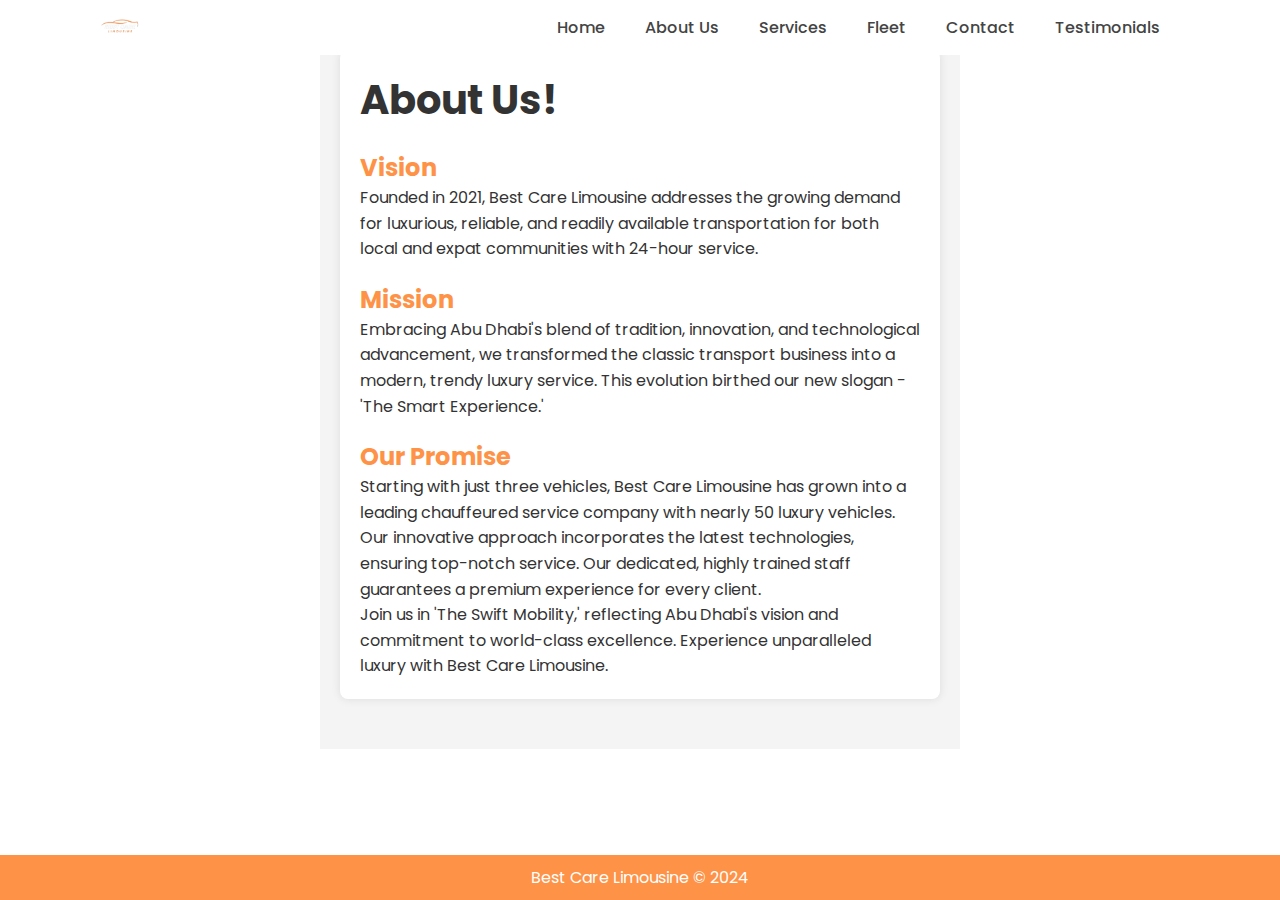
<file: aboutus.html>
<!DOCTYPE html>
<html lang="en">
<head>
  <meta charset="UTF-8">
  <meta name="viewport" content="width=device-width, initial-scale=1.0">
  <title>Best Care Limousine</title>

  <!--Link to External CSS File-->
  <link rel="stylesheet" href="style1.css">
  <!-- Online Library to add Icons-->
    <link rel="stylesheet"
    href="https://cdn.jsdelivr.net/npm/boxicons@latest/css/boxicons.min.css">
</head>
<body>
  <!--Header Structuring-->
  <header>
    <!--Addding a Logo-->
    <a href="index.html" class="logo"><img src="logo.png" alt="Best Care Limousine logo"></a>

    <!--Navigation Bar-->
    <div class="bx bx-menu" id="menu-icon"></div>
    
    <ul class="navbar">
      <li><a href="index.html">Home</a></li>
      <li><a href="aboutus.html" class="active">About Us</a></li>
      <li><a href="services.html">Services</a></li>
      <li><a href="fleet.html" >Fleet</a></li>
      <li><a href="contact.html">Contact</a></li>
      <li><a href="testimonial.html">Testimonials</a></li>
    </ul>

    
  </header>

  <section class="content" id="content">
    <div class="container">
        <h1>About Us!</h1>
        <h3> Vision</h3>
        <p>Founded in 2021, Best Care Limousine addresses the growing demand for luxurious, reliable, and readily available transportation for both local and expat communities with 24-hour service.</p>
        <h3> Mission</h3>
        <p>Embracing Abu Dhabi's blend of tradition, innovation, and technological advancement, we transformed the classic transport business into a modern, trendy luxury service. This evolution birthed our new slogan - 'The Smart Experience.'</p>
        <h3> Our Promise</h3>
        <p>Starting with just three vehicles, Best Care Limousine has grown into a leading chauffeured service company with nearly 50 luxury vehicles. Our innovative approach incorporates the latest technologies, ensuring top-notch service. Our dedicated, highly trained staff guarantees a premium experience for every client.</p>
        <p>Join us in 'The Swift Mobility,' reflecting Abu Dhabi's vision and commitment to world-class excellence. Experience unparalleled luxury with Best Care Limousine.</p>
    </div>
</section>

<footer>
    <p>Best Care Limousine &copy; 2024</p>
</footer>
</body>
</html>
</file>
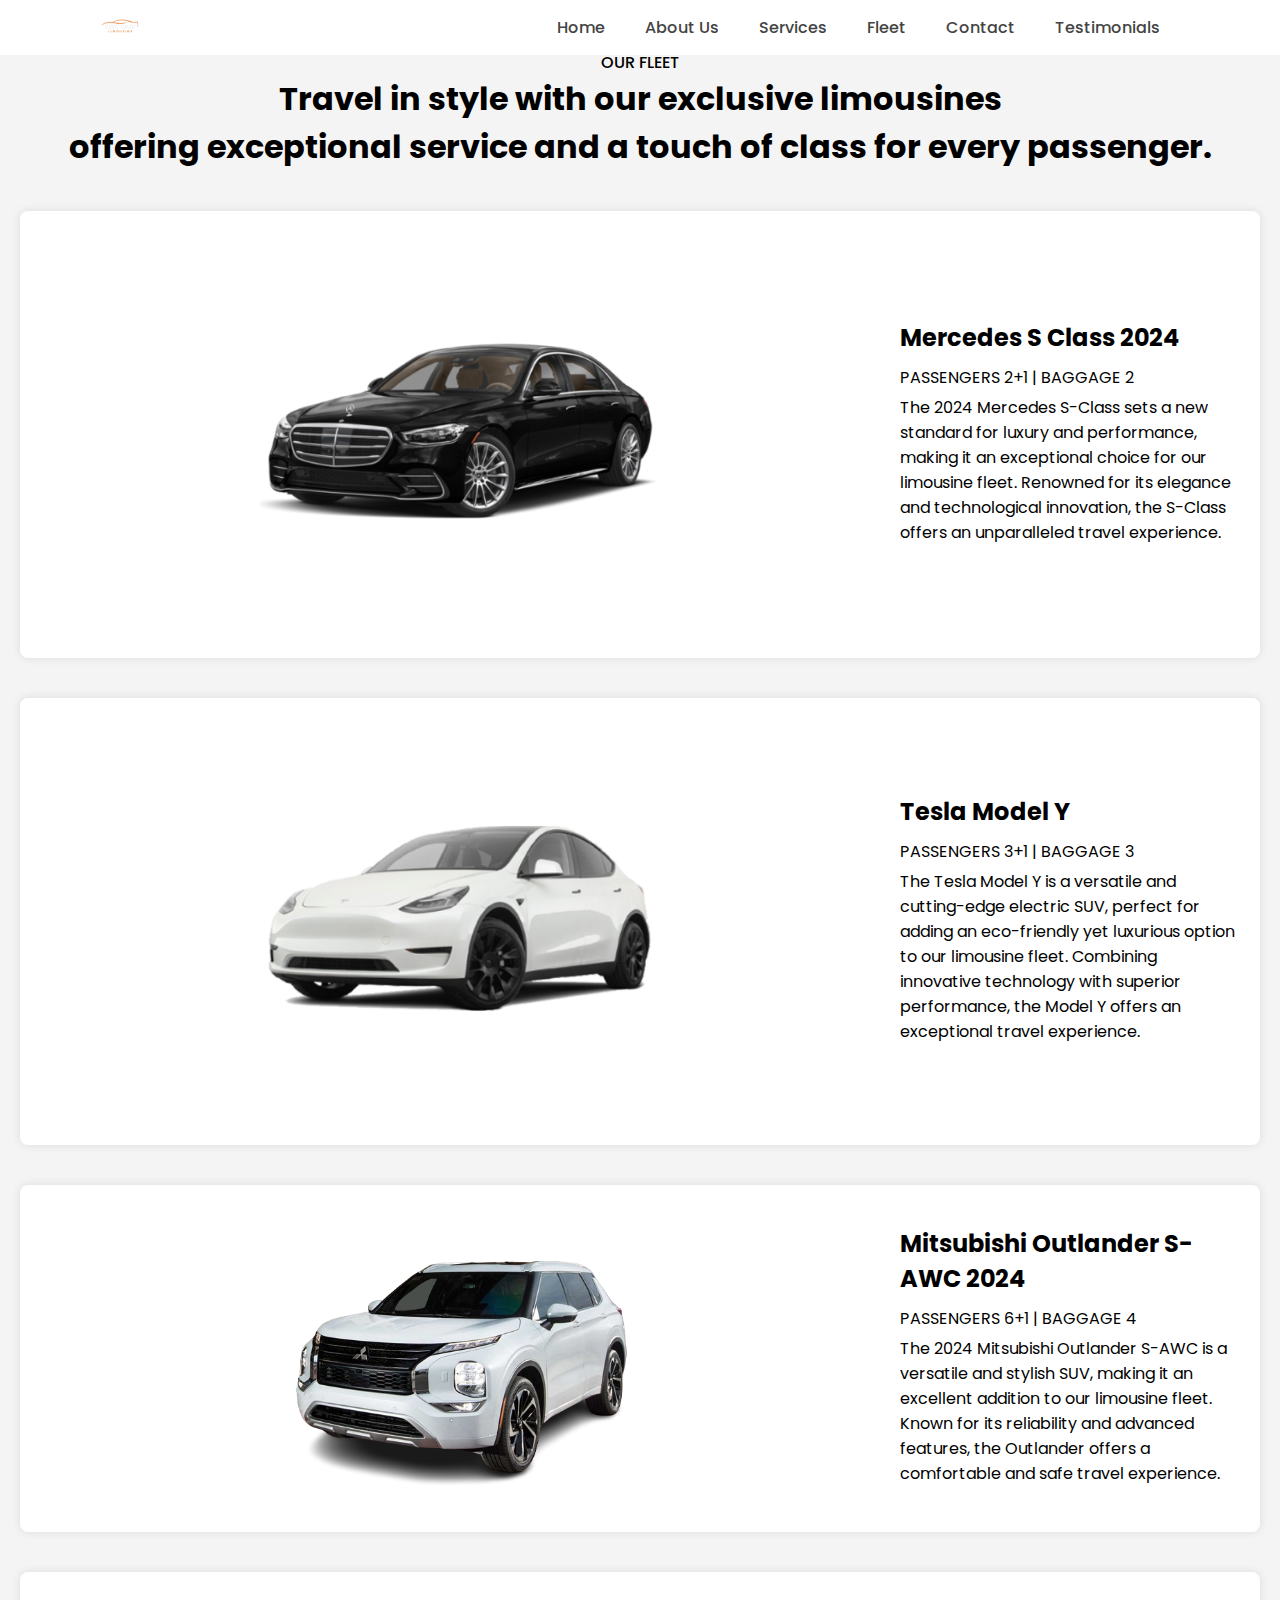
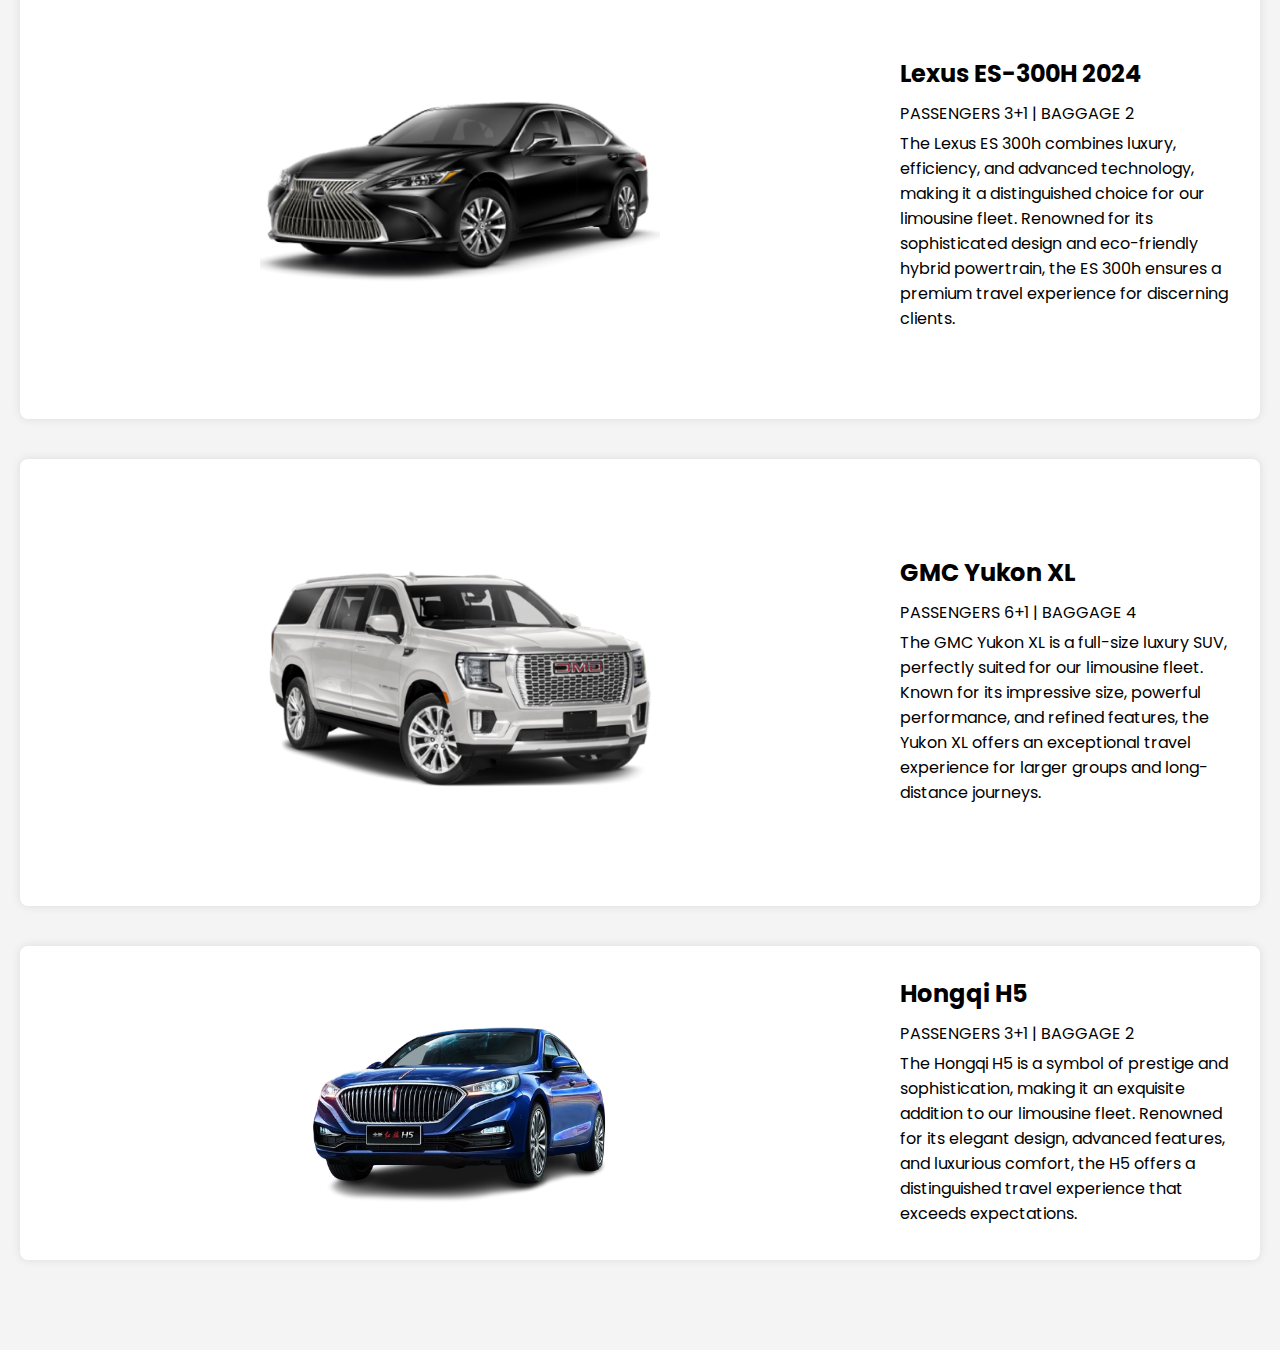
<file: fleet.html>
<!DOCTYPE html>
<html lang="en">
<head>
  <meta charset="UTF-8">
  <meta name="viewport" content="width=device-width, initial-scale=1.0">
  <title>Best Care Limousine</title>

  <!--Link to External CSS File-->
  <link rel="stylesheet" href="style.css">
  <!-- Online Library to add Icons-->
    <link rel="stylesheet"
    href="https://cdn.jsdelivr.net/npm/boxicons@latest/css/boxicons.min.css">
</head>
<body>
  <!--Header Structuring-->
  <header>
    <!--Addding a Logo-->
    <a href="index.html" class="logo"><img src="logo.png" alt="Best Care Limousine logo"></a>

    <!--Navigation Bar-->
    <div class="bx bx-menu" id="menu-icon"></div>
    
    <ul class="navbar">
      <li><a href="index.html">Home</a></li>
      <li><a href="aboutus.html">About Us</a></li>
      <li><a href="services.html">Services</a></li>
      <li><a href="fleet.html" class="active">Fleet</a></li>
      <li><a href="contact.html">Contact</a></li>
      <li><a href="testimonial.html">Testimonials</a></li>
    </ul>
</header>
<section class="fleet" id="fleet">
    <div class="heading">
        <span>Our Fleet</span>
        <h1>Travel in style with our exclusive limousines <br> offering exceptional service and a touch of class for every passenger.</h1>
      </div>

      <div class="fleet-container" style="width: 100%;">
        <div class="fleet-img" style="width: 70%;">
          <img src="sclass.png" alt="">
        </div>
        <div class="fleet-text">
          <span>Mercedes S Class 2024</span>
          <p>PASSENGERS 2+1 | BAGGAGE 2 </p>
          <p>The 2024 Mercedes S-Class sets a new standard for luxury and performance, making it an exceptional choice for our limousine fleet. Renowned for its elegance and technological innovation, the S-Class offers an unparalleled travel experience.</p>
      </div>
    </div>
    <div class="fleet-container" style="width: 100%;">
        <div class="fleet-img" style="width: 70%;">
          <img src="Tesla.png" alt="">
        </div>
        <div class="fleet-text">
          <span>Tesla Model Y</span>
          <p>PASSENGERS 3+1 | BAGGAGE 3 </p>
          <p>The Tesla Model Y is a versatile and cutting-edge electric SUV, perfect for adding an eco-friendly yet luxurious option to our limousine fleet. Combining innovative technology with superior performance, the Model Y offers an exceptional travel experience.</p>
      </div>
    </div>
    <div class="fleet-container" style="width: 100%;">
        <div class="fleet-img" style="width: 70%;">
          <img src="outlander.png" alt="">
        </div>
        <div class="fleet-text">
          <span>Mitsubishi Outlander S-AWC 2024</span>
          <p>PASSENGERS 6+1 | BAGGAGE 4 </p>
          <p>The 2024 Mitsubishi Outlander S-AWC is a versatile and stylish SUV, making it an excellent addition to our limousine fleet. Known for its reliability and advanced features, the Outlander offers a comfortable and safe travel experience.</p>
      </div>
    </div>
    <div class="fleet-container" style="width: 100%;">
        <div class="fleet-img" style="width: 70%;">
          <img src="es300.png" alt="">
        </div>
        <div class="fleet-text">
          <span>Lexus ES-300H 2024</span>
          <p>PASSENGERS 3+1 | BAGGAGE 2 </p>
          <p>The Lexus ES 300h combines luxury, efficiency, and advanced technology, making it a distinguished choice for our limousine fleet. Renowned for its sophisticated design and eco-friendly hybrid powertrain, the ES 300h ensures a premium travel experience for discerning clients.</p>
      </div>
    </div>
    <div class="fleet-container" style="width: 100%;">
        <div class="fleet-img" style="width: 70%;">
          <img src="GMC-Yukon-xl.png" alt="">
        </div>
        <div class="fleet-text">
          <span>GMC Yukon XL </span>
          <p>PASSENGERS 6+1 | BAGGAGE 4 </p>
          <p>The GMC Yukon XL is a full-size luxury SUV, perfectly suited for our limousine fleet. Known for its impressive size, powerful performance, and refined features, the Yukon XL offers an exceptional travel experience for larger groups and long-distance journeys.</p>
      </div>
    </div>
    <div class="fleet-container" style="width: 100%;">
        <div class="fleet-img" style="width: 70%;">
          <img src="h5.png" alt="">
        </div>
        <div class="fleet-text">
          <span>Hongqi H5 </span>
          <p>PASSENGERS 3+1 | BAGGAGE 2 </p>
          <p>The Hongqi H5 is a symbol of prestige and sophistication, making it an exquisite addition to our limousine fleet. Renowned for its elegant design, advanced features, and luxurious comfort, the H5 offers a distinguished travel experience that exceeds expectations.</p>
      </div>
    </div>

     <!--Link to JS-->
  <script src="script.js"></script>
</body>
</html>
</file>
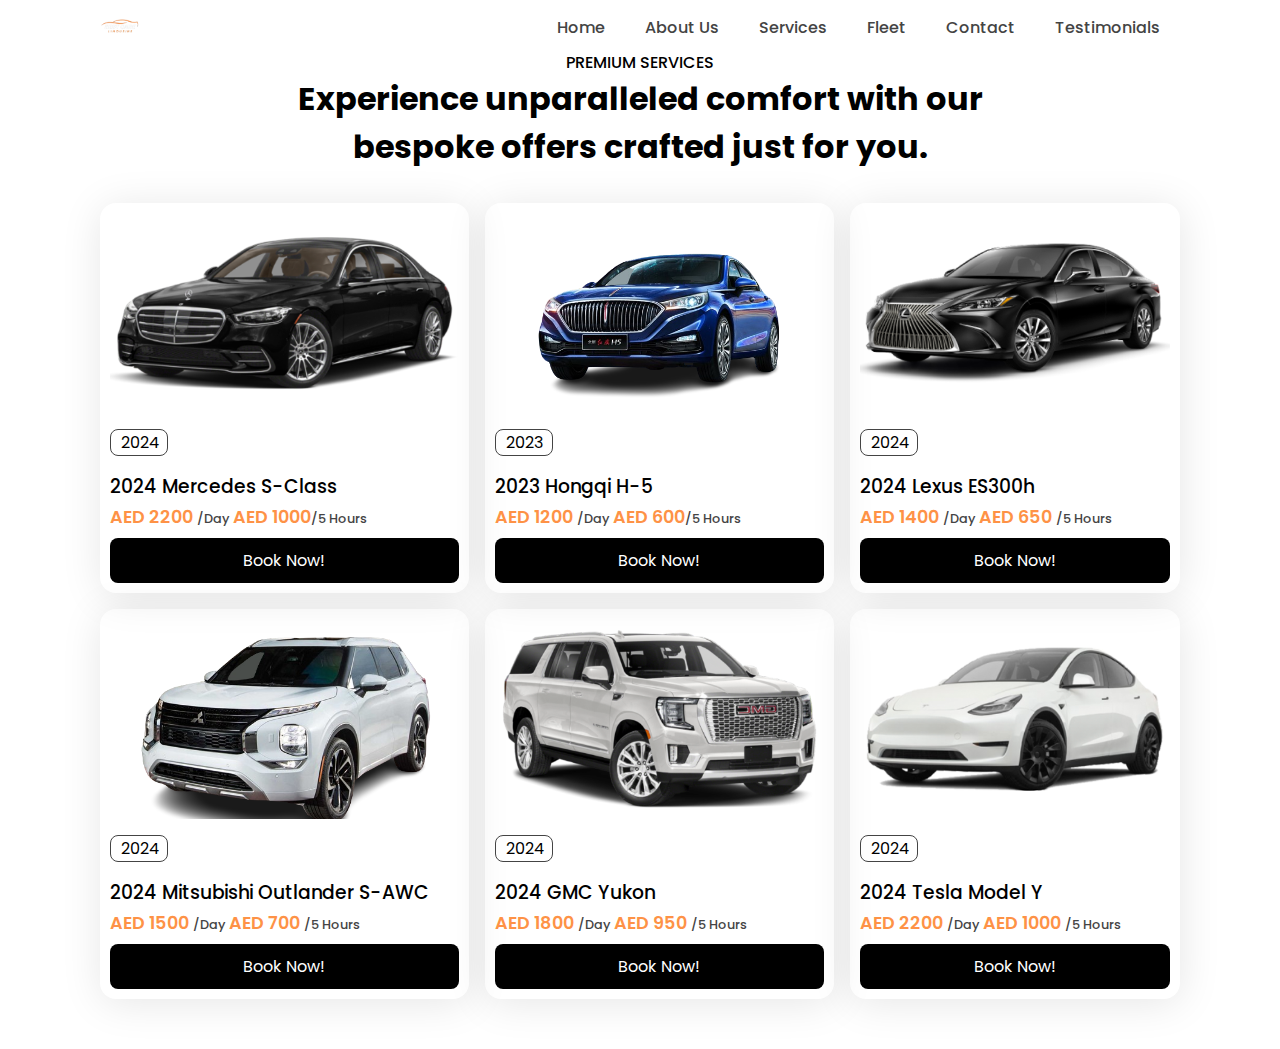
<file: services.html>
<!DOCTYPE html>
<html lang="en">
<head>
  <meta charset="UTF-8">
  <meta name="viewport" content="width=device-width, initial-scale=1.0">
  <title>Best Care Limousine</title>

  <!--Link to External CSS File-->
  <link rel="stylesheet" href="style.css">
  <!-- Online Library to add Icons-->
    <link rel="stylesheet"
    href="https://cdn.jsdelivr.net/npm/boxicons@latest/css/boxicons.min.css">
</head>
<body>
  <!--Header Structuring-->
  <header>
    <!--Addding a Logo-->
    <a href="index.html" class="logo"><img src="logo.png" alt="Best Care Limousine logo"></a>

    <!--Navigation Bar-->
    <div class="bx bx-menu" id="menu-icon"></div>
    
    <ul class="navbar">
        <li><a href="index.html">Home</a></li>
        <li><a href="aboutus.html">About Us</a></li>
        <li><a href="services.html" class="active">Services</a></li>
        <li><a href="fleet.html">Fleet</a></li>
        <li><a href="contact.html">Contact</a></li>
        <li><a href="testimonial.html">Testimonials</a></li>
      </ul>
</header>

<section class="services" id="services">
<div class="heading">
    <span>Premium Services</span>
    <h1>Experience unparalleled comfort with our <br> bespoke offers crafted just for you.</h1>
  </div>
  <div class="services-container">
    <div class="box">
        <div class="box-img">
            <img src="sclass.png" alt="">
        </div>
        <p>2024</p>
        <h3>2024 Mercedes S-Class</h3>
        <h2>AED 2200 <span>/Day</span>  AED 1000<span>/5 Hours</span></h2>
        <a href="#" class="btn">Book Now!</a>
    </div>

    <div class="box">
        <div class="box-img">
            <img src="h5.png" alt="">
        </div>
        <p>2023</p>
        <h3>2023 Hongqi H-5</h3>
        <h2>AED 1200 <span>/Day</span>  AED 600<span>/5 Hours</span></h2>
        <a href="#" class="btn">Book Now!</a>
    </div>

    <div class="box">
        <div class="box-img">
            <img src="es300.png" alt="">
        </div>
        <p>2024</p>
        <h3>2024 Lexus ES300h</h3>
        <h2>AED 1400 <span>/Day</span>  AED 650 <span>/5 Hours</span></h2>
        <a href="#" class="btn">Book Now!</a>
    </div>
    <div class="box">
        <div class="box-img">
            <img src="outlander.png" alt="">
        </div>
        <p>2024</p>
        <h3>2024 Mitsubishi Outlander S-AWC</h3>
        <h2>AED 1500 <span>/Day</span>  AED 700 <span>/5 Hours</span></h2>
        <a href="#" class="btn">Book Now!</a>
    </div>
    <div class="box">
        <div class="box-img">
            <img src="GMC-Yukon-xl.png" alt="">
        </div>
        <p>2024</p>
        <h3>2024 GMC Yukon</h3>
        <h2>AED 1800 <span>/Day</span>  AED 950 <span>/5 Hours</span></h2>
        <a href="#" class="btn">Book Now!</a>
    </div>
    <div class="box">
        <div class="box-img">
            <img src="Tesla.png" alt="">
        </div>
        <p>2024</p>
        <h3>2024 Tesla Model Y</h3>
        <h2>AED 2200 <span>/Day</span>  AED 1000 <span>/5 Hours</span></h2>
        <a href="#" class="btn">Book Now!</a>
    </div>
  </div>
</section>

<script src="script.js"></script>
</body>
</html>
</file>
<file: style1.css>
/*Importing font*/
@import url("https://fonts.googleapis.com/css2?family=Poppins:wght@200;300;400;500;600;700&display=swap");

* {
    margin: 0;
    padding: 0;
    box-sizing: border-box;
    scroll-padding-top: 2rem;
    scroll-behavior: smooth;
    list-style: none;
    text-decoration: none;
    font-family: "Poppins", sans-serif;
}

.content {
    width: 50%;
    margin: auto;
    overflow: hidden;
}
/*Adding a Custom scroll bar*/
html::-webkit-scrollbar {
    width: 0.5rem;
}
html::-webkit-scrollbar-track{
    background: transparent;
}
html::-webkit-scrollbar-thumb{
    background: #fe9246;
    border-radius: 5rem;
}

header{
    position: fixed;
    width: 100%;
    top: 0;
    right: 0;
    z-index: 1000;
    display: flex;
    align-items: center;
    justify-content: space-between;
    background-color: #fff;
    padding: 15px 100px;

}

.logo img {
    width: 40px;
}

.logo img {
    width: 40px;
}
.navbar {
    display: flex;
}   
.navbar li{
    position: relative;
}
.navbar a{
    font-size: 1rem;
    padding: 10px 20px;
    color: #444;
    font-weight: 500;
}
.navbar a::after{
    content: "";
    width: 0;
    height: 3px;
    background: #ffac38;
    position: absolute;
    bottom: -4px;
    left: 0;
    transition: 0.5s;
}
.navbar a:hover::after {
    width: 100%;
}
#menu-icon {
    font-size: 24px;
    cursor: pointer;
    z-index: 10001;
    display: none;
}
.header-btn a{
    padding: 10px 20px;
    color: #444;
    font-weight: 500;
}
.header-btn .sign-in {
    background: #fe9246;
    color: #fff;
    border-radius: 0.5rem;
}
.header-btn .sign-in:hover {
    background: #fe9246;
}

section {
    padding: 20px 0;
    background: #fff;
}
.bx-menu {
    display: none;
    font-size: 24px;
    cursor: pointer;
}
/* Content Section */
.content {
    padding: 50px 20px;
    text-align: center;
    background-color: #f4f4f4;
}

.container {
    max-width: 800px;
    margin: 0 auto;
    padding: 20px;
    background-color: #fff;
    border-radius: 8px;
    box-shadow: 0 0 10px rgba(0,0,0,0.1);
    text-align: left;
}

.container h1 {
    font-size: 2.5em;
    margin-bottom: 20px;
    color: #333;
}

.container h3 {
    font-size: 1.5em;
    margin-top: 20px;
    color: #fe9246;
}

.container p {
    font-size: 1em;
    line-height: 1.6;
    color: #333;
}

/* Footer */
footer {
    background-color: #fe9246;
    color: #fff;
    text-align: center;
    padding: 10px;
    position: fixed;
    bottom: 0;
    width: 100%;
}

/* Responsive Styles */
@media (max-width: 768px) {
    .navbar {
        display: none;
        flex-direction: column;
        background-color: #333;
        width: 100%;
        position: absolute;
        top: 60px;
        left: 0;
    }
    
    .navbar li {
        display: block;
        text-align: center;
        margin: 10px 0;
    }
    
    .bx-menu {
        display: block;
    }
    
    .container {
        padding: 10px;
    }
}

@media (max-width: 480px) {
    .container h1 {
        font-size: 2em;
    }
    
    .container h3 {
        font-size: 1.2em;
    }
    
    .container p {
        font-size: 0.9em;
    }
}
</file>
<file: style.css>
/*Importing font*/
@import url("https://fonts.googleapis.com/css2?family=Poppins:wght@200;300;400;500;600;700&display=swap");

* {
    margin: 0;
    padding: 0;
    box-sizing: border-box;
    scroll-padding-top: 2rem;
    scroll-behavior: smooth;
    list-style: none;
    text-decoration: none;
    font-family: "Poppins", sans-serif;
}
:root{
    --main-color: #fe9246;
    --second-color: #ffac38;
    --text-color: #444;
    --gradient: linear-gradient(#fe9246, #ffac38);
}

/*Adding a Custom scroll bar*/
html::-webkit-scrollbar {
    width: 0.5rem;
}
html::-webkit-scrollbar-track{
    background: transparent;
}
html::-webkit-scrollbar-thumb{
    background: var(--main-color);
    border-radius: 5rem;
}
section{
    padding: 50px 100px;
}    
header{
    position: fixed;
    width: 100%;
    top: 0;
    right: 0;
    z-index: 1000;
    display: flex;
    align-items: center;
    justify-content: space-between;
    background-color: #fff;
    padding: 15px 100px;

}
.logo img {
    width: 40px;
}
.navbar {
    display: flex;
}   
.navbar li{
    position: relative;
}
.navbar a{
    font-size: 1rem;
    padding: 10px 20px;
    color: var(--text-color);
    font-weight: 500;
}
.navbar a::after{
    content: "";
    width: 0;
    height: 3px;
    background: var(--gradient);
    position: absolute;
    bottom: -4px;
    left: 0;
    transition: 0.5s;
}
.navbar a:hover::after {
    width: 100%;
}
#menu-icon {
    font-size: 24px;
    cursor: pointer;
    z-index: 10001;
    display: none;
}
.header-btn a{
    padding: 10px 20px;
    color: var(--text-color);
    font-weight: 500;
}
.header-btn .sign-in {
    background: #fe9246;
    color: #fff;
    border-radius: 0.5rem;
}
.header-btn .sign-in:hover {
    background: var(--main-color);
}
.home{
    width: 100%;
    min-height: 100vh;
    position: relative;
    background: url(cullinanbanner.png);
    background-repeat: no-repeat;
    background-position: center right;
    background-size: cover;
    display: grid;
    align-items: center;
    grid-template-columns: repeat(2, 1fr);
}
.text h1{
    font-size: 3.5rem;
    letter-spacing: 2px;
}
.text span {
    color: var(--main-color);
}
.text p {
    margin: 00.5rem 0 1rem;
}
.app-stores {
    display: flex;
}
.app-stores img{
    width: 100px;
    margin-right: 1rem;
    cursor: pointer;
}
.form-container form{
    display: flex;
    flex-wrap: wrap;
    align-items: center;
    gap: 1rem;
    position: absolute;
    bottom: 4rem;
    left: 100px;
    background: #fff;
    padding: 20px;
    border-radius: 0.5rem;
}
.input-box{
    flex: 1 1 7rem;
    display: flex;
    flex-direction: column;
}
.input-box span {
    font-weight: 500;
}
.input-box input{
    padding: 7px;
    outline: none;
    border: none;
    background: #eeeff1;
    border-radius: 0.5rem;
    font-size: 1rem;
}
.form-container form .btn{
    flex: 1 1 7rem;
    padding: 10px 34px ;
    border: none;
    border-radius: 0.5rem;
    background: #474fa0;
    color: #fff;
    font-size: 1rem;
    font-weight: 500;
}
.form-container form .btn:hover{
    background: var(--main-color);
}
.heading{
    text-align: center;
}
.heading span{
    font-weight: 500;
    text-transform: uppercase;
}
.heading h1{
    font-size: 2rem;
}
.ride-container{
    display: grid;
    align-items: center;
    grid-template-columns: repeat(auto-fit,minmax(250px,auto));
    gap: 1rem;
    margin-top: 2rem;
}
.ride-container .box{
    text-align: center;
    padding: 20px;    
}
.ride-container .box .bx{
    font-size: 34px;
    padding: 10px;
    background: #eeeff1;
    border-radius: 0.5rem;
    color: var(--main-color);
}
.ride-container .box h2{
    font-size: 1.3rem;
    font-weight: 500;
    margin: 1.4rem 0 0.5rem;    
}
.ride-container .box .bx:hover,
 .ride-container .box .bxs-calendar-check{
    background: var(--gradient);
    color:#fff
}
/*Services*/
.services-container{
    display: grid;
    grid-template-columns: repeat(auto-fit,minmax(300px,auto));
    gap: 1rem;
    margin-top: 2rem;
}
.services-container .box{
    padding: 10px;
    border-radius: 1rem;
    box-shadow:1px 4px 41px rgba(0,0,0,0.1);
}
.services-container .box .box-img{
    width: 100%;
    height: 200px;

}
.services-container .box .box-img img{
    width: 100%;
    height: 100%;
    border-radius: 1rem;
    object-fit: cover;
    object-position: center;
}
.services-container .box p{
    padding: 0 10px;
    border: 1px solid var(--text-color);
    width: 58px;
    border-radius: 0.5rem;
    margin: 1rem 0 1rem;   
}
.services-container .box h3 {
    font-weight: 500;
}
.services-container .box h2{
    font-size: 1.1rem;
        font-weight: 600;
        color: var(--main-color);
        margin: 0.2rem 0 0.5rem;
}
.services-container .box h2 span{
    font-size: 0.8rem;
    font-weight: 500;
    color: var(--text-color);

}
.services-container .box .btn{
    display: flex;
    justify-content: center;
    background: #000000;
    color: #fff;
    padding: 10px;
    border-radius: 0.5rem;
}
.services-container .box .btn:hover{
    background: var(--main-color);
}
/*nEw*/
.vid-container {
    padding: 50px 20px;
    background-color: #f4f4f4;
    text-align: center;
}

.vid-container video {
    max-width: 100%;
    border-radius: 8px;
}

.about-container {
    display: flex;
    flex-wrap: wrap;
    justify-content: center;
    align-items: center;
    padding: 50px 20px;
    background-color: #fff;
}

.about-img {
    flex: 1;
    min-width: 300px;
    padding: 20px;
}

.about-img img {
    max-width: 100%;
    border-radius: 8px;
}

.about-text {
    flex: 2;
    min-width: 300px;
    padding: 20px;
    text-align: left;
}

.about-text span {
    display: block;
    font-size: 1.5em;
    font-weight: bold;
    margin-bottom: 10px;
    color: #fe9246;
}

.about-text p {
    font-size: 1em;
    color: #666;
}

.about-text .btn {
    display: inline-block;
    padding: 10px 20px;
    background-color: #000000;
    color: #fff;
    border: none;
    border-radius: 5px;
    text-decoration: none;
    margin-top: 10px;
}
.about-text .btn:hover{
    background: var(--main-color);
}

/*Contact us new*/
*{
    margin: 0px;
    padding: 0px;
    box-sizing: border-box;
    font-family: "Poppins", sans-serif;
}
.contact{
    min-height: 100vh;
    background-color: #eeeff1;
    padding: 50px;
    text-align: center;
}
.contactcontainer{
    max-width: 800px;
    margin: 0 auto;
}
.contactcontainer h2{
    font-size: 36px;
    margin-bottom: 40px;
    color: #333;
}
.contact-wrapper{
    display: grid;
    grid-template-columns: repeat(2, 1fr);
    grid-gap: 30px;
}
.contact-form{
    text-align: left;

}
.contact-form h3{
    font-size: 24px;
    margin-bottom: 20px;
    color: #333;
}
.form-group{
    margin-bottom: 20px;
}
input, textarea{
    width: 100%;
    padding: 12px;
    border-radius: 8px;
    border: none;
    background-color: #fff;
    color: #333;
}
input:focus,
textarea:focus{
    outline: none;
    box-shadow: 0 0 8px #bbb;
}
button{
    display: inline-block;
    padding: 12px 24px;
    background-color: #fe9246;
    color: #fff;
    border: none;
    cursor: pointer;
    transition: 0.3s ease;
}
button:hover{
    background-color: #fe9246;

}
.contact-info{
    text-align: left;
}
.contact-info h3{
    font-size: 24px;
    margin-bottom: 20px;
    color: #333;

}
.contact-info p{
    margin-bottom: 10px;
    color: #444;
}
.contact-info i{
    color: #fe9246;
    margin-right: 10px;
}
/*Making Contact Us Responsive*/
@media screen and (max-width:768px){
    .contactcontainer{
        padding: 20px;
    }
    .contact-wrapper{
        grid-template-columns: 1fr;
        
    }
    .about-container {
        flex-direction: column;
    }

    .about-img, .about-text {
        text-align: center;
        padding: 10px;
    }

}

/*footer*/
.copyright{
    padding: 20px;
    display: flex;
    justify-content: space-between;
    align-items: center;
    background-color: #fe9246;
}
.social a{
    color: #444;
    padding: 10px;
    font-size: 21px;
}


/*Fleet Section*/
.fleet {
    padding: 50px 20px;
    text-align: center;
    background-color: #f4f4f4;
}

.fleet .heading {
    margin-bottom: 40px;
}

.fleet-container {
    display: flex;
    flex-wrap: wrap;
    justify-content: center;
    align-items: center;
    margin-bottom: 40px;
    padding: 20px;
    background-color: #fff;
    border-radius: 8px;
    box-shadow: 0 0 10px rgba(0,0,0,0.1);
}

.fleet-img img {
    width: 100%;
    max-width: 400px;
    border-radius: 8px;
}

.fleet-text {
    flex: 1;
    margin-left: 20px;
    text-align: left;
}

.fleet-text span {
    display: block;
    font-size: 24px;
    font-weight: bold;
    margin-bottom: 10px;
}

.fleet-text p {
    margin: 5px 0;
}


/* Responsive Styles */
@media (max-width: 768px) {
    .navbar {
        display: none;
    }
    
    .bx-menu {
        display: block;
    }
    
    .fleet-container {
        flex-direction: column;
        text-align: center;
    }
    
    .fleet-text {
        margin-left: 0;
    }
}

@media (max-width: 480px) {
    .fleet-img img {
        max-width: 100%;
    }
}

/*making responsive*/
@media (max-width:991px){
    header{
        padding: 18px 40px;
    }
    section{
        padding: 50px 40px;
    }
}
@media (max-width:881px){
    .home{
        background-position: left;
    }
    .form-container form{
        bottom: 0.2rem;
        left: 40px;
    }
}
@media (max-width:768px){
    header{
        padding: 11px 40px;
    }
    #menu-icon{
        display: initial;
    }
    
.text h1{
    font-size: 2.5rem;
}
.home{
    grid-template-columns: 1fr;
}
.form-container form{
    position: unset;
}
header .navbar{
    position: absolute;
    top: -600px;
    left: 0;
    right: 0;
    display: flex;
    flex-direction: column;
    background: #fff;
    box-shadow: 0 4px 4px rgba(0,0,0,0.1);
    transition: 0.2s ease;
    text-align: left;
}
.navbar.active{
    top: 100%;
}
.navbar a {
padding: 1rem;
border-left: 2px solid var(--main-color);
margin: 1rem;
display: block;
}
.navbar a:hover{
    color: #fff;
    background: var(--main-color);
    border: none;
}
.navbar a::after{
    display: none;
}
.heading span {
    font-size: 0.9rem;
    font-weight: 600;
}
.heading h1{
    font: size 1.3rem; 
}
.about-container{
    grid-template-columns: 1fr;
    text-align: center;
}
.about-img{
    padding: 1rem;
    order: 2;
}
}
@media (max-width:563px){
    .copyright{
        flex-direction:column ;
    }
    .form-container{
        padding-top: 2rem;
    }
}
@media (max-width:350px){
header{
    padding: 6px 14px;
}
.logo img{
    width: 30px;
}
section{
    padding: 50px 14px;
}
.header-btn .sign-in{
    padding: 7px 10px;
    font-size: 14px;
    font-weight: 400;
}
.text h1{
    font-size: 2rem;
}
.form-container{
    padding-top: 2rem;

}
.vid-container{
    padding: 0;
}
.services-container{
    grid-template-columns: repeat(auto-fit,minmax(254px,auto));
}
}

/*Whatsapp Icon*/

.whatsapp{
    position: fixed;
    bottom: 20px;
    right: 20px;
}

/*Testimonials*/

.testimonials {
    padding: 50px 20px;
    background-color: #f4f4f4;
    text-align: center;
  }
  
  .testimonials .heading {
    margin-bottom: 30px;
  }
  
  .testimonials .heading span {
    color: #fe9246;
    font-size: 20px;
    font-weight: bold;
  }
  
  .testimonials .heading h1 {
    margin-top: 10px;
    font-size: 36px;
    color: #333;
  }
  
  .testimonials-container {
    display: flex;
    flex-wrap: wrap;
    justify-content: center;
    gap: 20px;
  }
  
  .testimonial-box {
    max-width: 300px;
    padding: 20px;
    background-color: #fff;
    border-radius: 8px;
    box-shadow: 0 0 10px rgba(0, 0, 0, 0.1);
    text-align: left;
    position: relative;
  }
  
  .testimonial-box img {
    width: 80px;
    height: 80px;
    border-radius: 50%;
    object-fit: cover;
    position: absolute;
    top: -40px;
    left: 50%;
    transform: translateX(-50%);
    border: 4px solid #fff;
  }
  
  .testimonial-box p {
    margin-top: 50px;
    font-size: 1em;
    color: #666;
    margin-bottom: 10px;
  }
  
  .testimonial-box span {
    display: block;
    font-weight: bold;
    color: #333;
    margin-top: 10px;
  }
  .testimonial-box .stars {
    text-align: center;
    margin-top: 20px;
  }
  
  .testimonial-box .stars span {
    color: #ffac38;
    font-size: 20px;
  }
  
  
  /* Footer */
  footer {
    background-color: #fe9246;
    color: #fff;
    text-align: center;
    padding: 20px 0;
  }
  
  footer p {
    margin: 0;
  }
  
  footer .social {
    margin-top: 10px;
  }
  
  footer .social a {
    color: #fff;
    margin: 0 10px;
    text-decoration: none;
  }
  
  footer .social a:hover {
    color: #fe9246;
  }
  
  /* Responsive Design */
  @media (max-width: 768px) {
    .testimonials-container {
      flex-direction: column;
      align-items: center;
    }
  }
  
  /* FAQ Section */
.faq {
  padding: 50px 20px;
  background-color: #fff;
  text-align: center;
}

.faq .heading {
  margin-bottom: 30px;
}

.faq .heading span {
  color: #fe9246;
  font-size: 20px;
  font-weight: bold;
}

.faq .heading h1 {
  margin-top: 10px;
  font-size: 36px;
  color: #444;
}

.faq-container {
  max-width: 800px;
  margin: 0 auto;
  text-align: left;
}

.faq-item {
  border: 1px solid #f4f4f4;
  margin-bottom: 10px;
  border-radius: 5px;
  overflow: hidden;
  transition: all 0.3s ease;
}

.faq-question {
  width: 100%;
  background-color: #b3b3b3;
  padding: 15px 20px;
  font-size: 18px;
  font-weight: bold;
  text-align: left;
  border: none;
  outline: none;
  cursor: pointer;
  transition: background-color 0.3s ease;
}

.faq-question::after {
  content: '\002B'; /* Plus symbol */
  font-size: 20px;
  float: right;
}

.faq-question.active::after {
  content: '\2212'; /* Minus symbol */
}

.faq-question:hover {
  background-color: #fe9246;
  color: #fff;
}

.faq-answer {
  max-height: 0;
  overflow: hidden;
  transition: max-height 0.3s ease;
  padding: 0 20px;
  background-color: #fff;
}

.faq-answer p {
  padding: 15px 0;
  font-size: 16px;
  color: #444;
}
</file>
